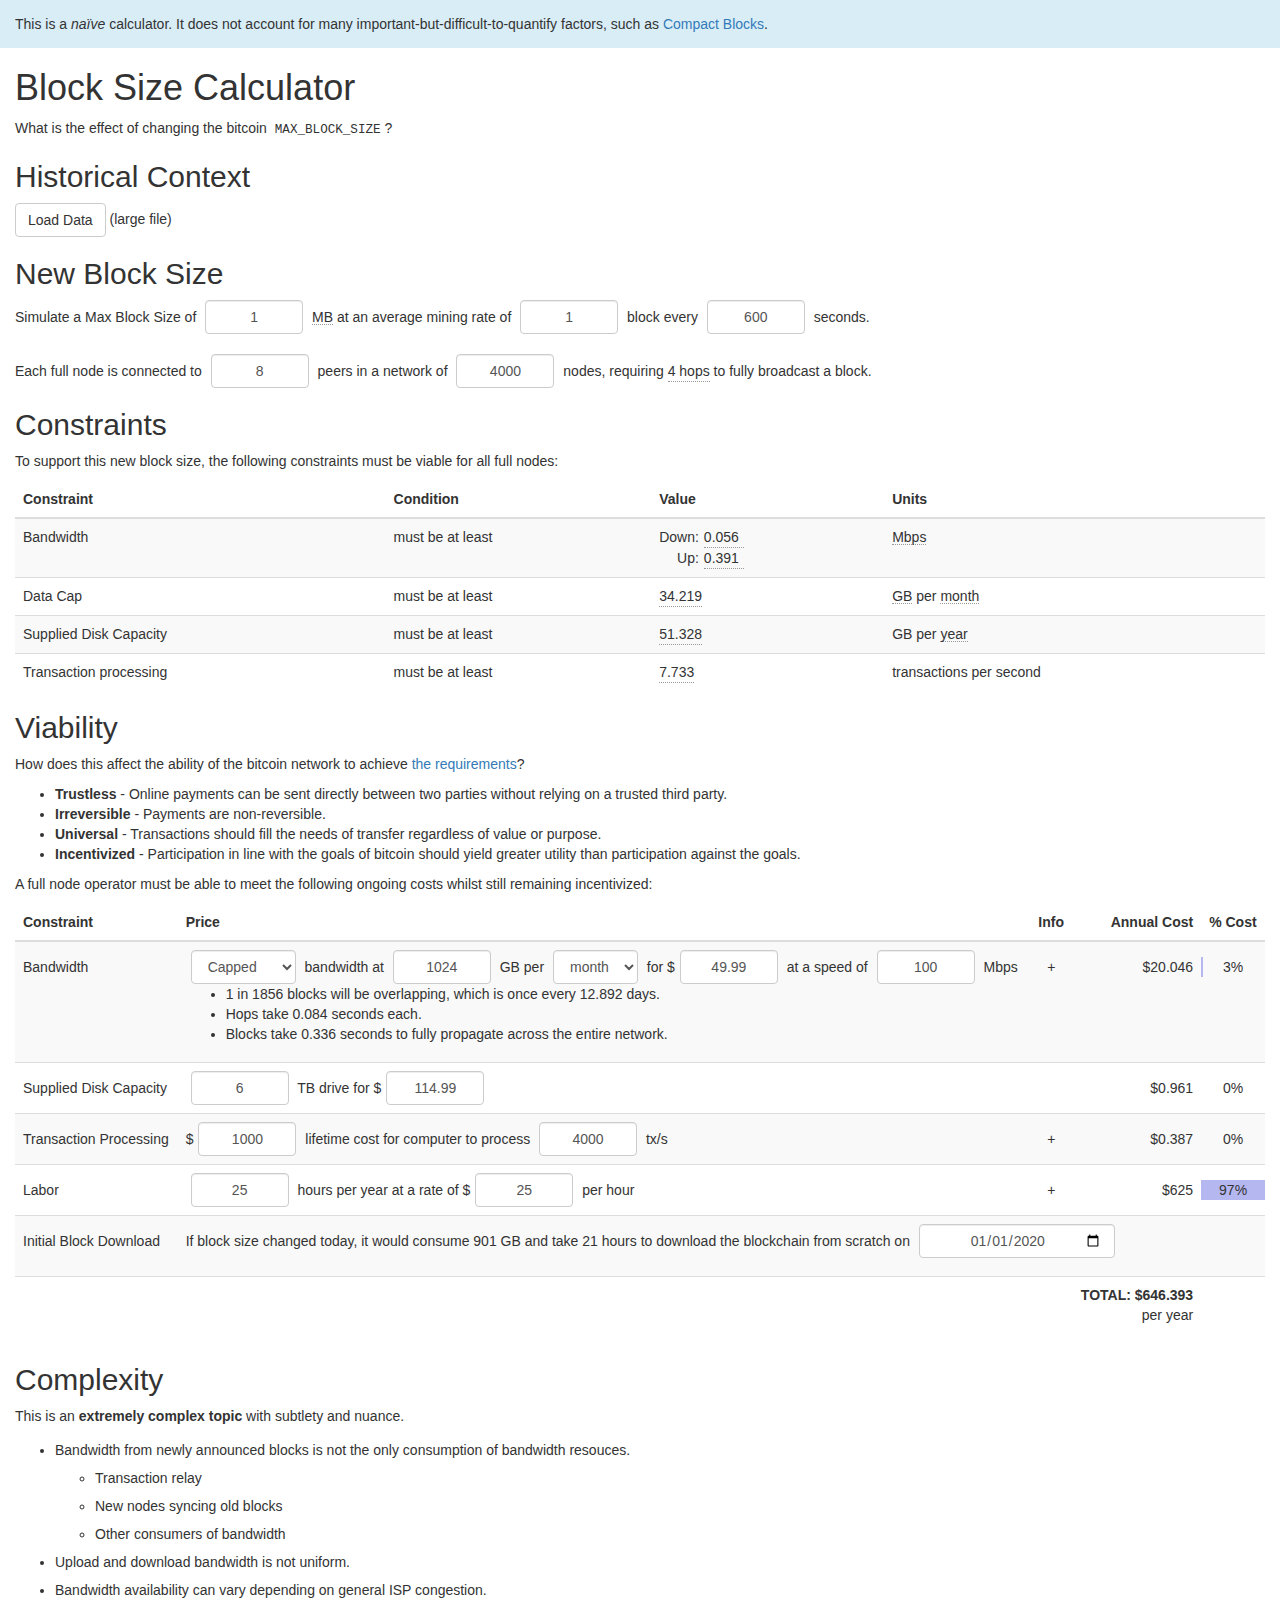
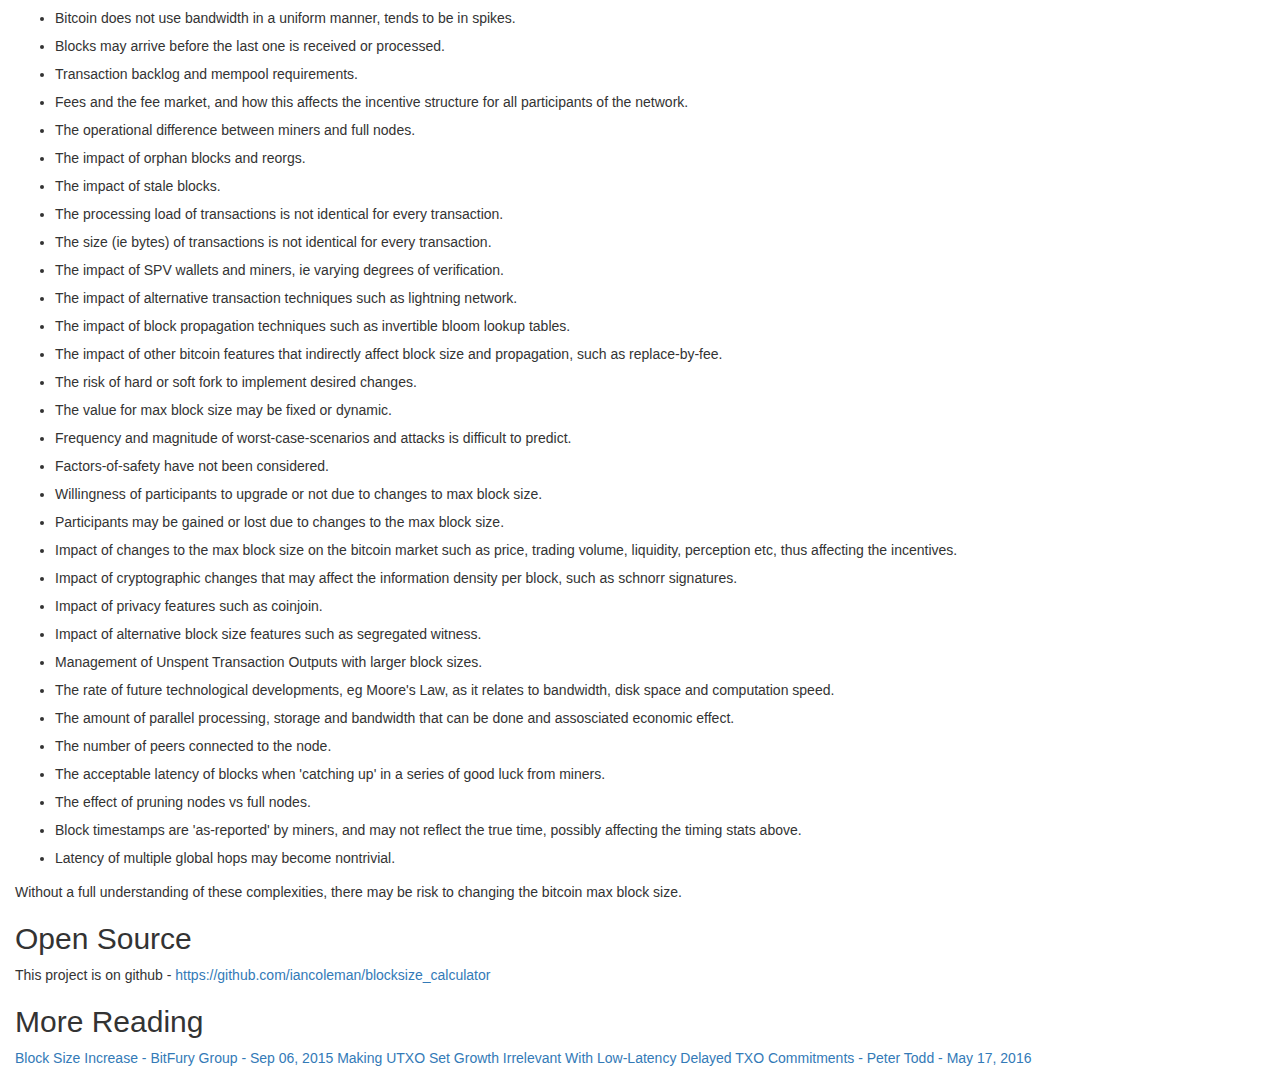
<file: src/index.html>
<!DOCTYPE html>
<html>
    <head>
        <title>
            Block Size Calculator
        </title>
        <link rel="stylesheet" href="css/bootstrap.min.css">
        <link rel="stylesheet" href="css/app.css">
    </head>
    <body>
        <div class="idiot-warning bg-info">
            This is a <i>na&iuml;ve</i> calculator. It does not account for
            many important-but-difficult-to-quantify factors, such as
            <a href="https://bitcoincore.org/en/2016/06/07/compact-blocks-faq/">Compact Blocks</a>.
        </div>
        <div class="container-fluid">
            <div class="about">
                <h1>Block Size Calculator</h1>
                <p>What is the effect of changing the bitcoin <code>MAX_BLOCK_SIZE</code>?</p>
            </div>
            <div class="past">
                <h2>Historical Context</h2>
                <div class="load">
                    <button class="btn btn-default">Load Data</button>
                    (<span class="size">large</span> file)
                </div>
                <div class="loading hidden">
                    Loading... may take quite a while
                </div>
                <div class="charts hidden">
                    <div class="range">
                        Between
                        <!-- min and max date set by javascript -->
                        <input class="start form-control medium" type="date" id="start" x-url-param>
                        and
                        <input class="end form-control medium" type="date" id="end" x-url-param>
                        <label class="checkbox-inline">
                            <input type="checkbox" class="large-charts">
                            Large charts
                        </label>
                        <label class="checkbox-inline">
                            <input type="checkbox" class="logarithmic">
                            Logarithmic Scale
                        </label>
                    </div>
                    <div class="stats">
                        <strong><span class="blocks">1053</span></strong>
                        blocks with an average block size of
                        <strong>
                            <span class="sizekb">660</span> kB
                            (<span class="sizetxs">353</span> txs)
                        </strong>
                        and an average mining rate of
                        1
                        block every
                        <strong><span class="timing">600</span></strong>
                        seconds.
                    </div>
                    <div class="chart">
                        <div class="row">
                            <div class="size col-md-6"></div>
                            <div class="txlength col-md-6"></div>
                        </div>
                        <div class="row">
                            <div class="timing col-md-6"></div>
                            <div class="timeseries col-md-6"></div>
                        </div>
                    </div>
                </div>
            </div>
            <div class="parameters">
                <h2>New Block Size</h2>
                Simulate a
                Max Block Size of
                <input class="block-size form-control small" type="number" value="1" id="block-size" x-url-param>
                <div class="popup">
                    MB
                    <div class="popup-content">
                        <div>
                            A megabyte is 1024 &times; 1024 bytes.
                        </div>
                    </div>
                </div>
                at an average mining rate of
                <input class="blocks form-control small" type="number" value="1" id="block-rate" x-url-param>
                <span class="block-grammar">block</span>
                every
                <input class="time form-control small" type="number" value="600" id="block-period" x-url-param>
                seconds.
                <br><br>
                Each full node is connected to
                <input class="peers form-control small" type="number" value="8" id="peers" x-url-param>
                peers in a network of
                <input class="nodes form-control small" type="number" value="4000" id="nodes" x-url-param>
                nodes, requiring
                <div class="popup">
                    <span class="hops">?</span>
                    hops
                    <div class="popup-content">
                        <div>
                            Depending on network topology.
                        </div>
                        <div>
                            1 hop covers <span class="peers">8</span><sup>1</sup> = <span class="hop-1-nodes">8</span> nodes.
                        </div>
                        <div>
                            2 hops covers <span class="peers">8</span><sup>2</sup> = <span class="hop-2-nodes">64</span> nodes.
                        </div>
                        <div>
                            ...
                        </div>
                        <div>
                            <span class="hops">4</span> hops covers <span class="peers">8</span><sup class="hops">4</sup> = <span class="hop-n-nodes">4096</span> nodes.
                        </div>
                    </div>
                </div>
                to fully broadcast a block.
            </div>
            <div>
                <h2>Constraints</h2>
                <p>To support this new block size, the following constraints must be viable for all full nodes:</p>
                <table class="results table table-striped">
                    <thead>
                        <th>Constraint</th>
                        <th>Condition</th>
                        <th>Value</th>
                        <th>Units</th>
                    </thead>
                    <tbody>
                        <tr>
                            <td>Bandwidth</td>
                            <td>must be at least</td>
                            <td class="bandwidth">
                                <table>
                                    <tr>
                                        <td class="text-right">Down: </td>
                                        <td class="popup">
                                            <span class="down">?</span>
                                            <div class="popup-content">
                                                <span class="block-size">1</span> MB block &times;
                                                1024 &times; 1024 bytes per MB &times;
                                                8 bits per byte &times;
                                                (<span class="blocks">1</span> &div;
                                                <span class="time">600</span>) blocks per second &times;
                                                1 download peer &times;
                                                <span class="hops">4</span> hops
                                                &div; 1000 &div; 1000 bits per megabit
                                                =
                                                <strong><span class="down">?</span> Mbps</strong>
                                                <br>
                                                =<span class="block-size">1</span>*1024*1024*8*(<span class="blocks">1</span>/<span class="time">600</span>)*1*<span class="hops">4</span>/1000/1000
                                                <br>
                                                <span>
                                                    This is the
                                                    <em>absolute minimum</em>
                                                    required for the network to operate, and
                                                    should be an order of magnitude larger to
                                                    provide reliable operation.
                                                </span>
                                            </div>
                                        </td>
                                    </tr>
                                    <tr>
                                        <td class="text-right">Up: </td>
                                        <td class="popup">
                                            <span class="up">?</span>
                                            <div class="popup-content">
                                                <span class="block-size">1</span> MB block &times;
                                                1024 &times; 1024 bytes per MB &times;
                                                8 bits per byte &times;
                                                (<span class="blocks">1</span> &div;
                                                <span class="time">600</span>) blocks per second &times;
                                                (<span class="peers">8</span> -
                                                1) upload peers &times;
                                                <span class="hops">4</span> hops
                                                &div; 1000 &div; 1000 bits per megabit
                                                =
                                                <strong><span class="up">?</span> Mbps</strong>
                                                <br>
                                                =<span class="block-size">1</span>*1024*1024*8*(<span class="blocks">1</span>/<span class="time">600</span>)*(<span class="peers">8</span>-1)*<span class="hops">4</span>/1000/1000
                                                <br>
                                                <span>
                                                    This is the
                                                    <em>absolute minimum</em>
                                                    required for the network to operate, and
                                                    should be an order of magnitude larger to
                                                    provide reliable operation.
                                                </span>
                                            </div>
                                        </td>
                                    </tr>
                                </table>
                            </td>
                            <td>
                                <div class="popup">
                                    Mbps
                                    <div class="popup-content">
                                        <div>
                                            A megabit is 1000 &times; 1000 bits.
                                        </div>
                                    </div>
                                </div>
                            </td>
                        </tr>
                        <tr>
                            <td>Data Cap</td>
                            <td>must be at least</td>
                            <td>
                                <div class="popup">
                                    <span class="data-cap">?</span>
                                    <div class="popup-content">
                                        <div>
                                            <span class="block-size">1</span> MB block &times;
                                            (<span class="blocks">1</span> &div;
                                            <span class="time">600</span>) blocks per second &times;
                                            60 &times; 60 &times; 24 &times; 365 seconds per year
                                            &div; 12 months per year
                                            &div; 1024 megabytes per gigabyte &times;
                                            <span class="peers">8</span> peers
                                            =
                                            <strong><span class="data-cap">?</span> GB per month</strong>
                                            <br>
                                            =<span class="block-size">1</span>*(<span class="blocks">1</span>/<span class="time">600</span>)*(60*60*24*365)/12/1024*<span class="peers">8</span>
                                        </div>
                                    </div>
                                </div>
                            </td>
                            <td>
                                <div class="popup">
                                    GB
                                    <div class="popup-content">
                                        <div>
                                            A gigabyte is 1024 &times; 1024 &times; 1024 bytes.
                                        </div>
                                    </div>
                                </div>
                                per
                                <div class="popup">
                                month
                                    <div class="popup-content">
                                        The duration of a month is calculated as 365 days &div; 12 months.
                                    </div>
                                </div>
                            </td>
                        </tr>
                        <tr>
                            <td>Supplied Disk Capacity</td>
                            <td>must be at least</td>
                            <td>
                                <div class="popup">
                                    <span class="disk-consumption">?</span>
                                    <div class="popup-content">
                                        <div>
                                            <span class="block-size">1</span> MB block &times;
                                            (<span class="blocks">1</span> &div;
                                            <span class="time">600</span>) blocks per second &times;
                                            60 &times; 60 &times; 24 &times; 365 seconds per year
                                            &div; 1024 megabytes per gigabyte
                                            =
                                            <strong><span class="disk-consumption">?</span> GB per year</strong>
                                            <br>
                                            =<span class="block-size">1</span>*(<span class="blocks">1</span>/<span class="time">600</span>)*(60*60*24*365)/1024
                                        </div>
                                    </div>
                                </div>
                            </td>
                            <td>
                                GB per
                                <div class="popup">
                                    year
                                    <div class="popup-content">
                                        <div>
                                            A year is 365 days.
                                        </div>
                                    </div>
                                </div>
                            </td>
                        </tr>
                        <tr>
                            <td>Transaction processing</td>
                            <td>must be at least</td>
                            <td>
                                <div class="popup">
                                    <span class="processing">?</span>
                                    <div class="popup-content">
                                        <div>
                                            <span class="block-size">1</span> MB block &times;
                                            1024 &times; 1024 bytes per megabyte &times;
                                            (<span class="blocks">1</span> &div;
                                            <span class="time">600</span>) blocks per second &div;
                                            <span class="min-tx-size">226</span> bytes per tx &times;
                                            <span class="hops">4</span> hops
                                            =
                                            <strong><span class="processing">?</span> tx per second</strong>
                                            <br>
                                            =<span class="block-size">1</span>*1024*1024*(<span class="blocks">1</span>/<span class="time">600</span>)/<span class="min-tx-size">226</span>*<span class="hops">4</span>
                                            <br>
                                            <br>
                                            <span>
                                                This assumes the smallest transaction size, since it results
                                                in the highest (worst-case) tx/s. However, the
                                                <em>computation</em> to process a transaction varies
                                                non-linearly, so even if you can process
                                                <span class="processing">?</span> simple transactions per
                                                second, you may not be able to process one large complex
                                                <span class="block-size">?</span> MB transaction quickly enough.
                                            </span>
                                        </div>
                                    </div>
                                </div>
                            </td>
                            <td>transactions per second</td>
                        </tr>
                    </tbody>
                </table>
            </div>
            <div>
                <h2>Viability</h2>
                <p>
                    How does this affect the ability of the bitcoin network to
                    achieve
                    <a href="https://robotsfuckyeahalloneword.svbtle.com/bitcoin-goals-defined-by-the-whitepaper">
                       the requirements</a>?
                </p>
               <ul>
                   <li>
                       <strong>Trustless</strong> -
                       Online payments can be sent directly between two
                       parties without relying on a trusted third party.
                   </li>
                   <li>
                       <strong>Irreversible</strong> -
                       Payments are non-reversible.
                   </li>
                   <li>
                       <strong>Universal</strong> -
                       Transactions should fill the needs of transfer
                       regardless of value or purpose.
                   </li>
                   <li>
                       <strong>Incentivized</strong> -
                       Participation in line with the goals of bitcoin
                       should yield greater utility than participation
                       against the goals.
                   </li>
               </ul>
               <div class="costs">
                   <p>
                       A full node operator must be able to meet the following
                       ongoing costs whilst still remaining incentivized:
                   </p>
                    <table class="costs table table-striped">
                        <thead>
                            <th>Constraint</th>
                            <th>Price</th>
                            <th>Info</th>
                            <th class="text-right">Annual Cost</th>
                            <th>%&nbsp;Cost</th>
                        </thead>
                        <tbody>
                            <tr class="bandwidth">
                                <td>
                                    <p class="form-control-static">
                                        Bandwidth
                                    </p>
                                </td>
                                <td>
                                    <select class="type form-control" id="bandwidth-plan" x-url-param>
                                        <option value="capped">Capped</option>
                                        <option value="unlimited">Unlimited</option>
                                    </select>
                                    <div class="capped options">
                                        bandwidth at
                                        <input class="size form-control small" value="1024" type="number" id="capped-size" x-url-param>
                                        GB per
                                        <select class="time form-control">
                                            <option value="3600">hour</option>
                                            <option value="86400">day</option>
                                            <option value="604800">week</option>
                                            <option value="2628000" selected>month</option>
                                            <option value="31536000">year</option>
                                        </select>
                                        for
                                        $<input class="price form-control small" value="49.99" type="number" id="capped-price" x-url-param>
                                        at a speed of
                                        <input class="speed form-control small" value="100" type="number" id="capped-speed" x-url-param>
                                        Mbps
                                   </div>
                                    <div class="unlimited options hidden">
                                        bandwidth for
                                        $<input class="price form-control small" value="70" type="number" id="unlimited-price" x-url-param>
                                        per
                                        <select class="time form-control">
                                            <option value="3600">hour</option>
                                            <option value="86400">day</option>
                                            <option value="604800">week</option>
                                            <option value="2628000" selected>month</option>
                                            <option value="31536000">year</option>
                                        </select>
                                        at
                                        <input class="speed form-control small" value="100" type="number" id="unlimited-speed" x-url-param>
                                        Mbps
                                    </div>
                                    <ul>
                                        <li>
                                            1 in
                                            <span class="overlap-rate">?</span>
                                            blocks will be overlapping, which is once every
                                            <span class="overlap-time">?</span>
                                            days.
                                        </li>
                                        <li>
                                            Hops take
                                            <span class="hop-time">?</span>
                                            seconds each.
                                        </li>
                                        <li>
                                            Blocks take
                                            <span class="propagate-time">?</span>
                                            seconds to fully propagate across the entire network.
                                        </li>
                                    </ul>
                                </td>
                                <td class="popup text-center" title="">
                                    <p class="form-control-static">&plus;</p>
                                    <div class="popup-content">
                                        <div class="error text-danger hidden">
                                            This plan cannot provide enough bandwidth to run a full node.
                                        </div>
                                        <div>
                                            Costs are proportional because this tool evaluates 'the cost of bitcoin' not 'the bill you get'.
                                        </div>
                                    </div>
                                </td>
                                <td class="text-right">
                                    <p class="form-control-static">
                                        $<span class="total">?</span>
                                    </p>
                                </td>
                                <td class="percent">
                                    <div class="bar"></div>
                                    <div class="value"></div>
                                </td>
                            </tr>
                            <tr class="disk">
                                <td>
                                    <p class="form-control-static">
                                        Supplied Disk Capacity
                                    </p>
                                </td>
                                <td>
                                    <input class="size form-control small" value="6" type="number" id="disk-size" x-url-param>
                                    TB drive for
                                    $<input class="price form-control small" value="114.99" type="number" id="disk-price" x-url-param>
                                </td>
                                <td></td>
                                <td class="text-right">
                                    <p class="form-control-static">
                                        $<span class="total">?</span>
                                    </p>
                                </td>
                                <td class="percent">
                                    <div class="bar"></div>
                                    <div class="value"></div>
                                </td>
                            </tr>
                            <tr class="processing">
                                <td>
                                    <p class="form-control-static">
                                        Transaction Processing
                                    </p>
                                </td>
                                <td>
                                    $<input class="price form-control small" value="1000" type="number" id="processing-price" x-url-param>
                                    lifetime cost for computer to process
                                    <input class="rate form-control small" value="4000" type="number" id="processing-rate" x-url-param>
                                    tx/s
                                </td>
                                <td class="popup text-center">
                                    <p class="form-control-static">&plus;</p>
                                    <div class="popup-content">
                                        <div class="error text-danger hidden">
                                            This computer is unable to process the required number of transactions.
                                        </div>
                                        Total purchase and running cost for five year lifespan
                                    </div>
                                </td>
                                <td class="text-right">
                                    <p class="form-control-static">
                                        $<span class="total">?</span>
                                    </p>
                                </td>
                                <td class="percent">
                                    <div class="bar"></div>
                                    <div class="value"></div>
                                </td>
                            </tr>
                            <tr class="labor">
                                <td>
                                    <p class="form-control-static">
                                        Labor
                                    </p>
                                </td>
                                <td>
                                    <input class="hours form-control small" value="25" type="number" id="labor-hours" x-url-param>
                                    hours per year at a rate of
                                    $<input class="price form-control small" value="25" type="number" id="labor-price" x-url-param>
                                    per hour
                                </td>
                                <td class="popup text-center" title="">
                                    <p class="form-control-static">&plus;</p>
                                    <div class="popup-content">
                                        Including research, setup, maintenance, etc
                                    </div>
                                </td>
                                <td class="text-right">
                                    <p class="form-control-static">
                                        $<span class="total">?</span>
                                    </p>
                                </td>
                                <td class="percent">
                                    <div class="bar"></div>
                                    <div class="value"></div>
                                </td>
                            </tr>
                            <tr class="initial-block-download">
                                <td>
                                    <p class="form-control-static">
                                        Initial Block Download
                                    </p>
                                </td>
                                <td colspan=4>
                                    <p>
                                        If block size changed today, it would consume
                                        <span class="size" id="ibdsize" x-url-param>?</span>
                                        GB and take
                                        <span class="time" id="ibdtime" x-url-param>?</span>
                                        hours to download the blockchain from scratch on
                                        <input class="date form-control medium" type="date" value="2020-01-01" id="ibddate" x-url-param>
                                </td>
                            </tr>
                            <tr class="final">
                                <td></td>
                                <td></td>
                                <td></td>
                                <td class="text-right">
                                    <strong>TOTAL: $<span class="total">?</span></strong>
                                    <p>per year</p>
                                </td>
                                <td></td>
                            </tr>
                        </tbody>
                    </table>
               </div>
               <div class="complexity">
                   <h2>Complexity</h2>
                   <p>This is an <strong>extremely complex topic</strong> with subtlety and nuance.</p>
                   <ul>
                       <li>Bandwidth from newly announced blocks is not the only consumption of bandwidth resouces.</li>
                       <ul>
                           <li>Transaction relay</li>
                           <li>New nodes syncing old blocks</li>
                           <li>Other consumers of bandwidth</li>
                       </ul>
                       <li>Upload and download bandwidth is not uniform.</li>
                       <li>Bandwidth availability can vary depending on general ISP congestion.</li>
                       <li>Bitcoin does not use bandwidth in a uniform manner, tends to be in spikes.</li>
                       <li>Blocks may arrive before the last one is received or processed.</li>
                       <li>Transaction backlog and mempool requirements.</li>
                       <li>Fees and the fee market, and how this affects the incentive structure for all participants of the network.</li>
                       <li>The operational difference between miners and full nodes.</li>
                       <li>The impact of orphan blocks and reorgs.</li>
                       <li>The impact of stale blocks.</li>
                       <li>The processing load of transactions is not identical for every transaction.</li>
                       <li>The size (ie bytes) of transactions is not identical for every transaction.</li>
                       <li>The impact of SPV wallets and miners, ie varying degrees of verification.</li>
                       <li>The impact of alternative transaction techniques such as lightning network.</li>
                       <li>The impact of block propagation techniques such as invertible bloom lookup tables.</li>
                       <li>The impact of other bitcoin features that indirectly affect block size and propagation, such as replace-by-fee.</li>
                       <li>The risk of hard or soft fork to implement desired changes.</li>
                       <li>The value for max block size may be fixed or dynamic.</li>
                       <li>Frequency and magnitude of worst-case-scenarios and attacks is difficult to predict.</li>
                       <li>Factors-of-safety have not been considered.</li>
                       <li>Willingness of participants to upgrade or not due to changes to max block size.</li>
                       <li>Participants may be gained or lost due to changes to the max block size.</li>
                       <li>Impact of changes to the max block size on the bitcoin market such as price, trading volume, liquidity, perception etc, thus affecting the incentives.</li>
                       <li>Impact of cryptographic changes that may affect the information density per block, such as schnorr signatures.</li>
                       <li>Impact of privacy features such as coinjoin.</li>
                       <li>Impact of alternative block size features such as segregated witness.</li>
                       <li>Management of Unspent Transaction Outputs with larger block sizes.</li>
                       <li>The rate of future technological developments, eg Moore's Law, as it relates to bandwidth, disk space and computation speed.</li>
                       <li>The amount of parallel processing, storage and bandwidth that can be done and assosciated economic effect.</li>
                       <li>The number of peers connected to the node.</li>
                       <li>The acceptable latency of blocks when 'catching up' in a series of good luck from miners.</li>
                       <li>The effect of pruning nodes vs full nodes.</li>
                       <li>Block timestamps are 'as-reported' by miners, and may not reflect the true time, possibly affecting the timing stats above.</li>
                       <li>Latency of multiple global hops may become nontrivial.</li>
                   </ul>
                   <p>Without a full understanding of these complexities, there may be risk to changing the bitcoin max block size.</p>
               </div>
               <div class="open-source">
                   <h2>Open Source</h2>
                   <p>This project is on github - <a href="https://github.com/iancoleman/blocksize_calculator">https://github.com/iancoleman/blocksize_calculator</a>
               </div>
               <div class="more-reading">
                   <h2>More Reading</h2>
                   <a href="http://bitfury.com/content/5-white-papers-research/block-size-1.1.1.pdf">Block Size Increase - BitFury Group - Sep 06, 2015</a>
                   <a href="https://petertodd.org/2016/delayed-txo-commitments">Making UTXO Set Growth Irrelevant With Low-Latency Delayed TXO Commitments - Peter Todd - May 17, 2016</a>
               </div>
            </div>
        </div>

        <script src="js/zepto.min.js"></script>
        <script src="js/consts.js"></script>
        <script src="js/urlparams.js"></script>
        <script src="js/papaparse.min.js"></script>
        <script src="js/Chart.min.js"></script>
        <script src="js/block-data.js"></script>
        <script src="js/network.js"></script>
        <script src="js/bandwidth.js"></script>
        <script src="js/processing.js"></script>
        <script src="js/disk.js"></script>
        <script src="js/labor.js"></script>
        <script src="js/app.js"></script>
        <script src="js/tests.js"></script>

    </body>
</html>
</file>
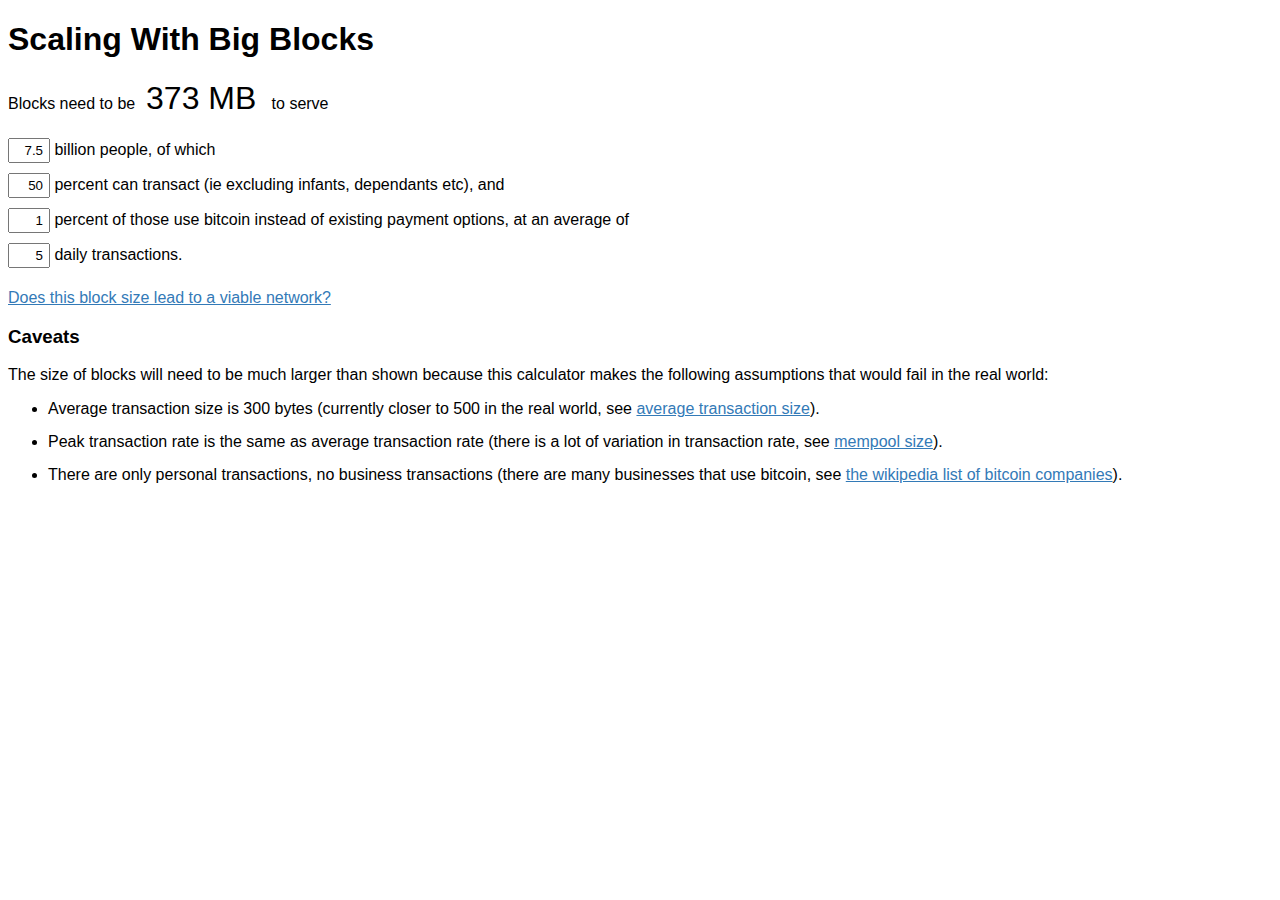
<file: src/big-blocks/index.html>
<!DOCTYPE html>
<html>
    <head>
        <title>Big Blocks</title>
        <style>
body {
    font-family: sans-serif;
}
a {
    color: #337ab7;
}
.parameter div {
    display: inline-block;
    margin: 5px 0;
}
.assumptions li {
    margin-top: 15px;
}
.parameter div:nth-of-type(1) {
    text-align: right;
}
.parameter input {
    text-align: right;
    width: 30px;
    padding: 3px 5px 3px 3px;
}
.parameter div:nth-of-type(2) {
    text-align: left;
}
.text-large {
    font-size: 2em;
    padding: 0 0.2em;
}
        </style>
    </head>
    <body>
        <h1>Scaling With Big Blocks</h1>
        <p>
            Blocks need to be
            <span class="text-large">
                <span class="blocksize">
                373
                </span>
                <span class="units">
                MB
                </span>
            </span>
            to serve
        </p>
        <div class="parameter">
            <div>
                <input class="global-population" value="7.5">
            </div>
            <div>billion people, of which</div>
        </div>
        <div class="parameter">
            <div>
                <input class="transactable" value="50">
            </div>
            <div>percent can transact (ie excluding infants, dependants etc), and</div>
        </div>
        <div class="parameter">
            <div>
                <input class="use-bitcoin" value="1">
            </div>
            <div>percent of those use bitcoin instead of existing payment options, at an average of</div>
        </div>
        <div class="parameter">
            <div>
                <input class="tx-per-day" value="5">
            </div>
            <div>daily transactions.</div>
        </div>
        <p>
            <a class="details" target="_blank" href="/blocksize/#block-size=373">
            Does this block size lead to a viable network?
            </a>
        </p>
        <h3>Caveats</h3>
        <p>The size of blocks will need to be much larger than shown because this calculator makes the following assumptions that would fail in the real world:</p>
        <ul class="assumptions">
            <li>
                Average transaction size is 300 bytes (currently closer to 500 in the real world,
                see <a target="_blank" href="https://tradeblock.com/bitcoin/historical/1h-f-tsize_per_avg-01101">average transaction size</a>).
            </li>
            <li>
                Peak transaction rate is the same as average transaction rate (there is a lot of variation in transaction rate,
                see <a target="_blank" href="https://blockchain.info/charts/mempool-size">mempool size</a>).
            </li>
            <li>
                There are only personal transactions, no business transactions (there are many businesses that use bitcoin,
                see <a target="_blank" href="https://en.wikipedia.org/wiki/List_of_bitcoin_companies">the wikipedia list of bitcoin companies</a>).
            </li>
        </ul>
        <script src="big-block-calculations.js"></script>
    </body>
</html>
</file>
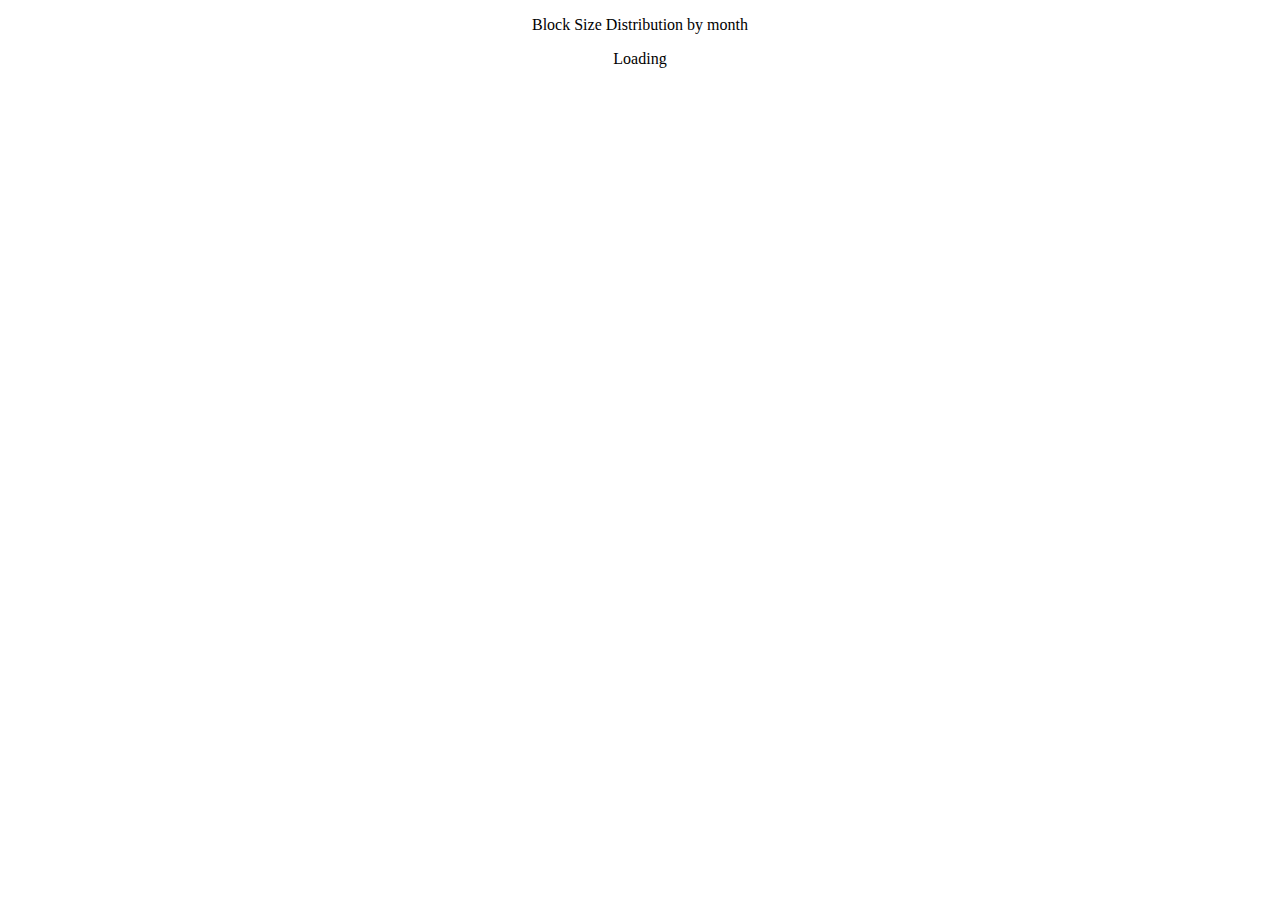
<file: src/month-by-month/index.html>
<!DOCTYPE html>
<html>
    <head>
        <title>Monthly block size</title>
    </head>
    <body style="text-align: center">
        <p>Block Size Distribution by month</p>
        <input type="range" id="month" style="display:none; width: 50%; margin-left:25%;" value="0">
        <div id="chart" style="width:80%; margin-left: 10%;">Loading</div>
        <script src="../js/Chart.min.js"></script>
        <script src="../js/papaparse.min.js"></script>
        <script src="histogram.js"></script>
    </body>
</html>
</file>
<file: src/css/app.css>
input.small {
    display: inline-block;
    width: 7em;
    text-align: center;
    margin-left: 5px;
    margin-right: 5px;
}
input.medium {
    display: inline-block;
    width: 14em;
    text-align: center;
    margin-left: 5px;
    margin-right: 5px;
}

select.form-control {
    display: inline-block;
    width: auto;
    margin-left: 5px;
    margin-right: 5px;
}

code {
    color: #333;
    background: rgba(0,0,0,0);
}

.results .bandwidth td {
    padding-right: 5px;
}

.impossible,
.impossible:focus
{
    border: 3px solid #F00;
}

.stats {
    margin-top: 20px;
    margin-bottom: 20px;
}

.complexity li {
    line-height: 2em;
}

.popup {
    cursor: pointer;
    position: relative;
    border-bottom: 1px dotted #999;
    line-height: 13px; /* sets dotted underline correctly */
}
.popup * {
    line-height: 1.42857143; /* from bootstrap */
}
div.popup {
    display: inline-block;
}
.popup-content {
    display: none;
    text-align: left;
    position: absolute;
    background-color: #FFF;
    border: 1px solid #999;
    border-radius: 3px;
    padding: 5px;
    z-index: 1000;
    width: 250px;
    max-height: 300px;
    overflow-y: auto;
}
.popup:hover .popup-content {
    display: block;
}

.costs .bandwidth .options {
    display: inline-block;
}

.costs .percent {
    position: relative;
    padding: 0;
}
.costs .percent .value,
.costs .percent .bar {
    position: absolute;
    text-align: center;
    top: 0;
    left: 0;
    height: 20px;
    margin: 15px 0;
}
.costs .percent .value {
    width: 100%;
}
.costs .percent .bar {
    width: 0;
    background-color: #B5B7F1;
}

.large-chart {
    width: 100%;
}

/* http://stackoverflow.com/a/22559163 */
input[type='number'] {
    -moz-appearance:textfield;
}
input::-webkit-outer-spin-button,
input::-webkit-inner-spin-button {
        -webkit-appearance: none;
}

.idiot-warning {
    padding: 1em 15px;
}
</file>
